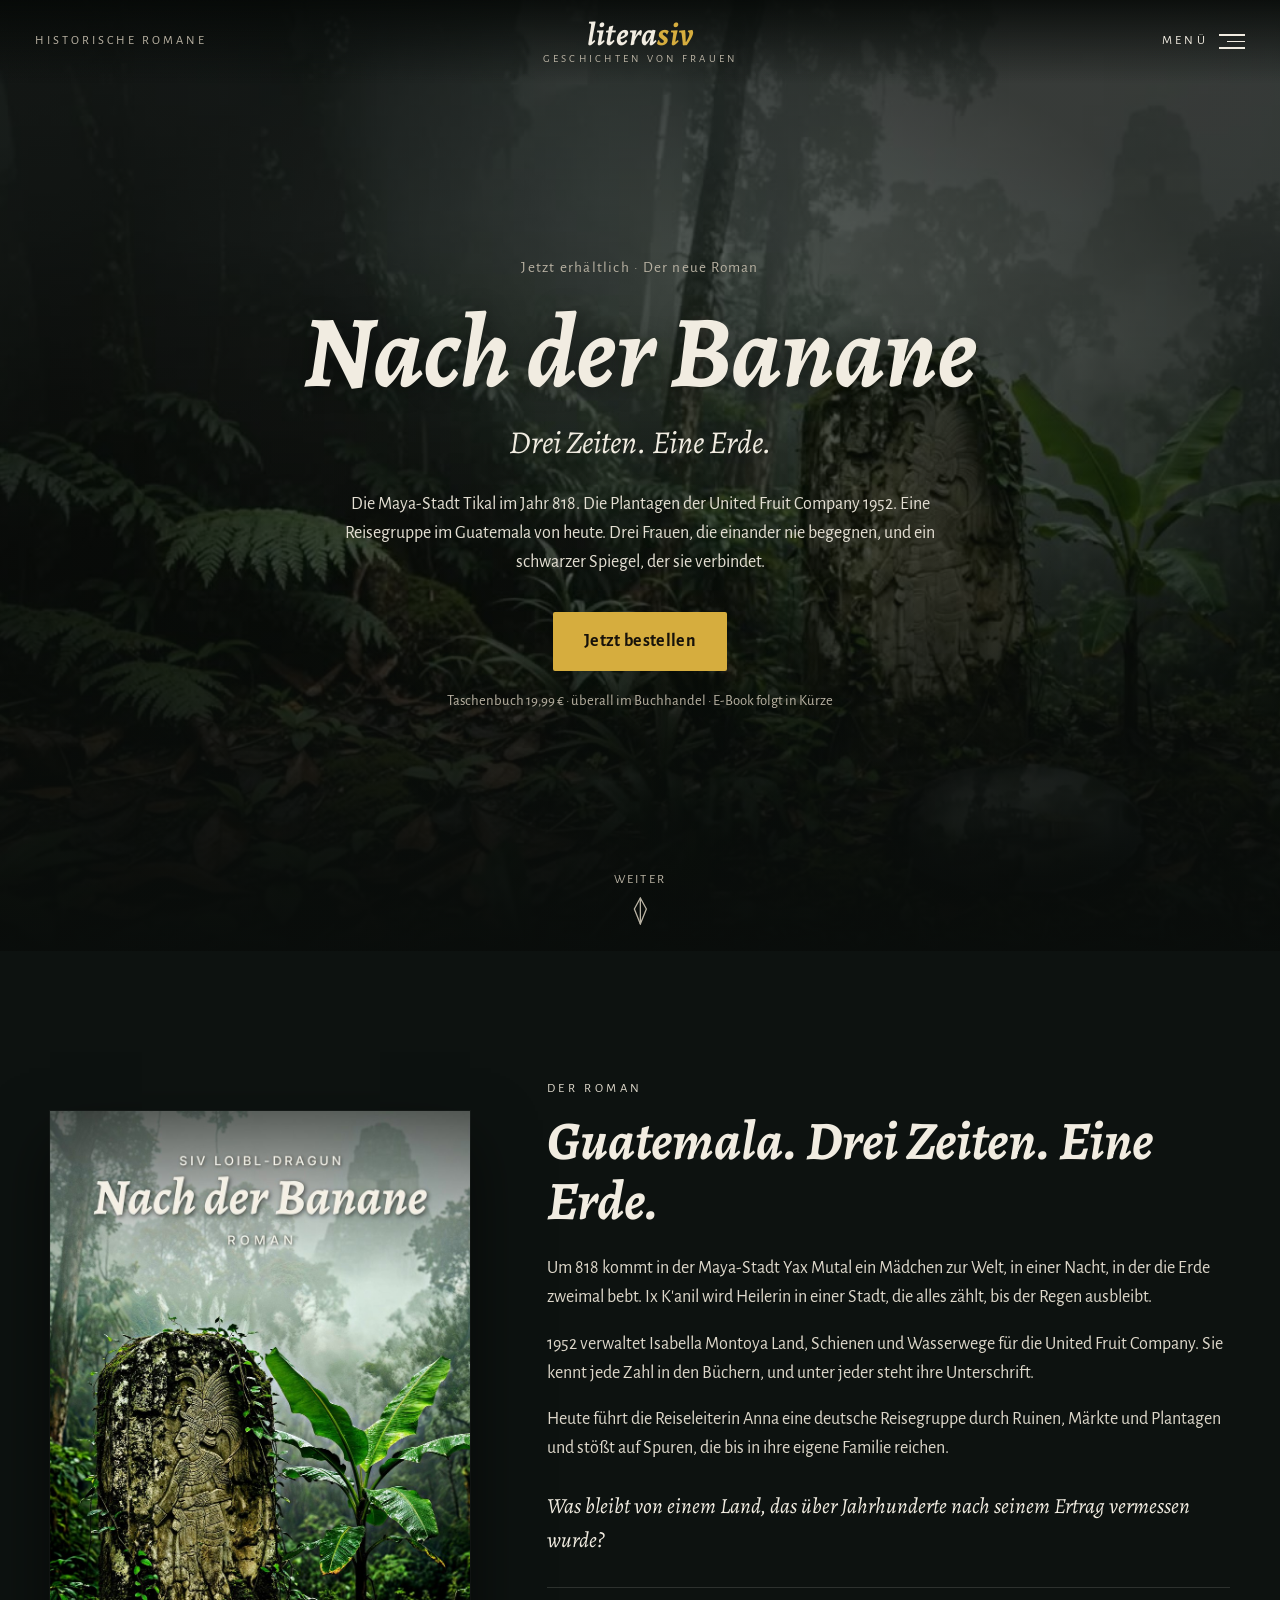
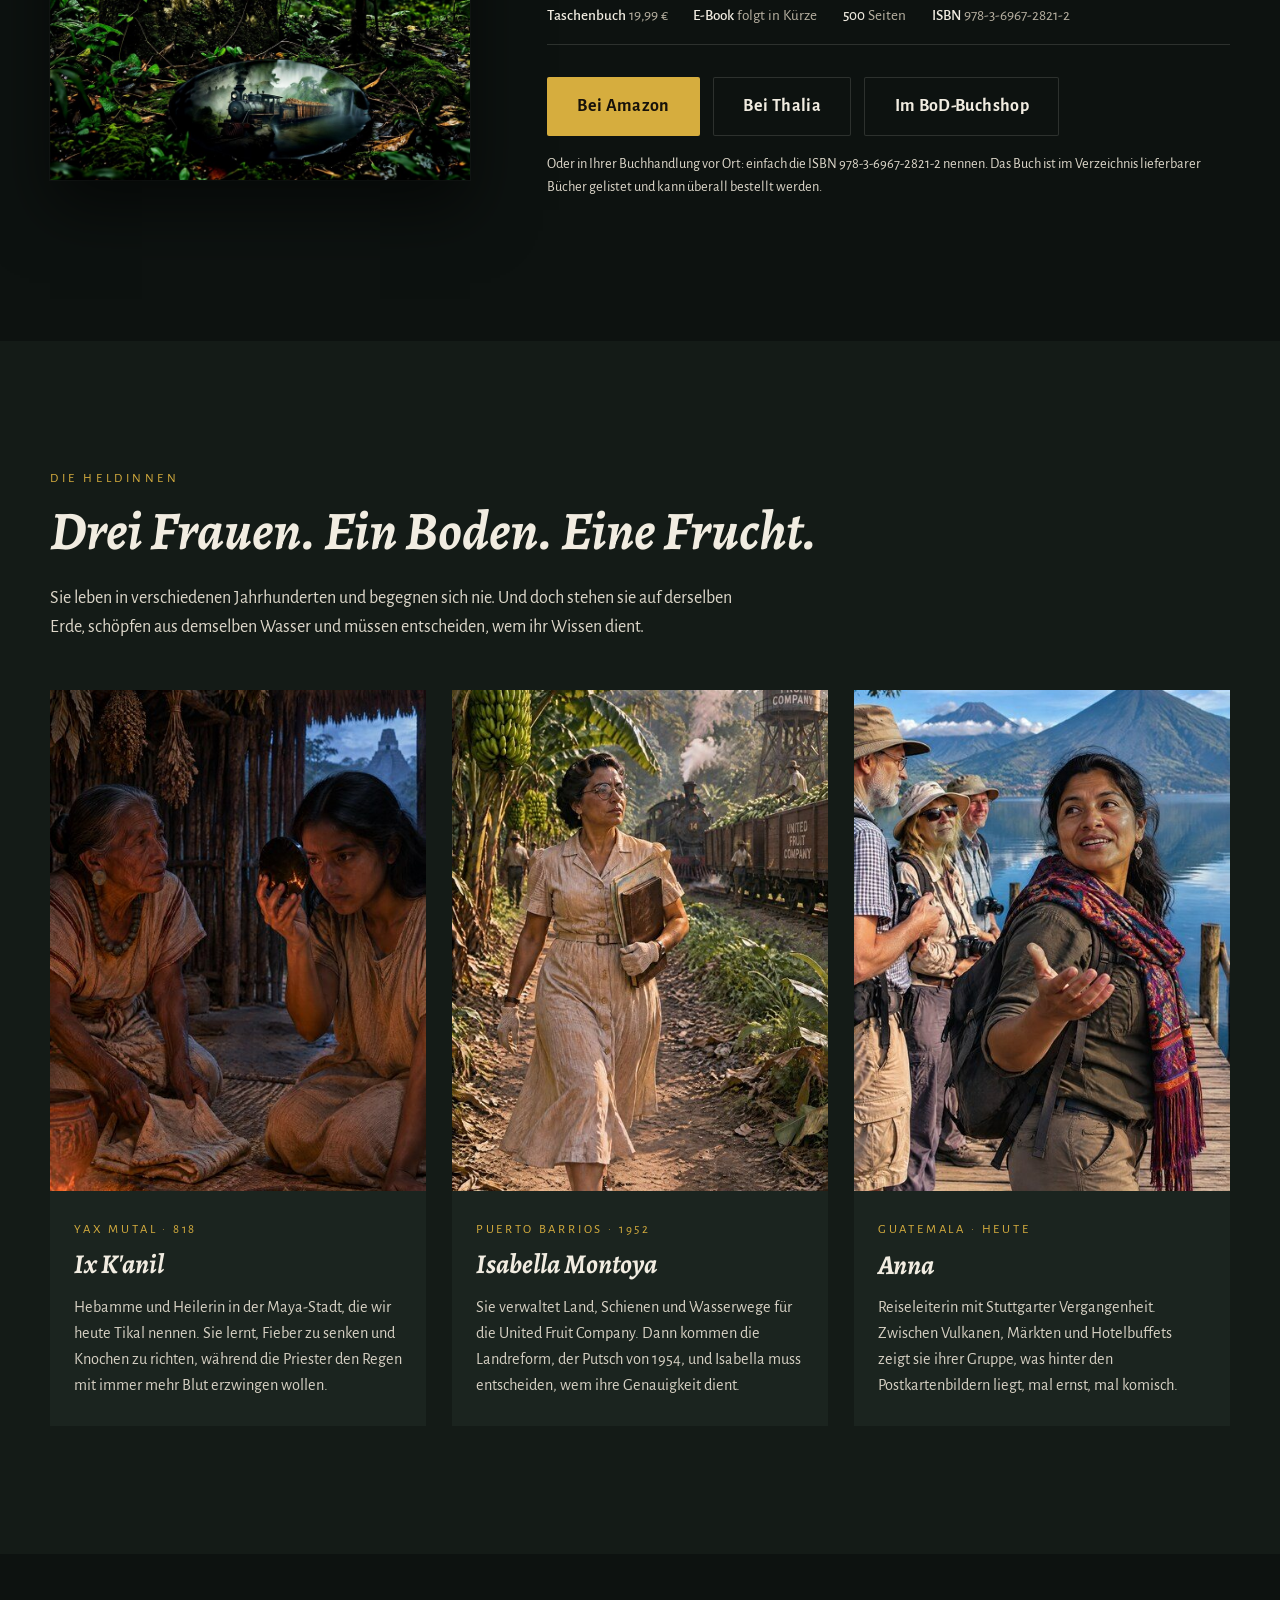
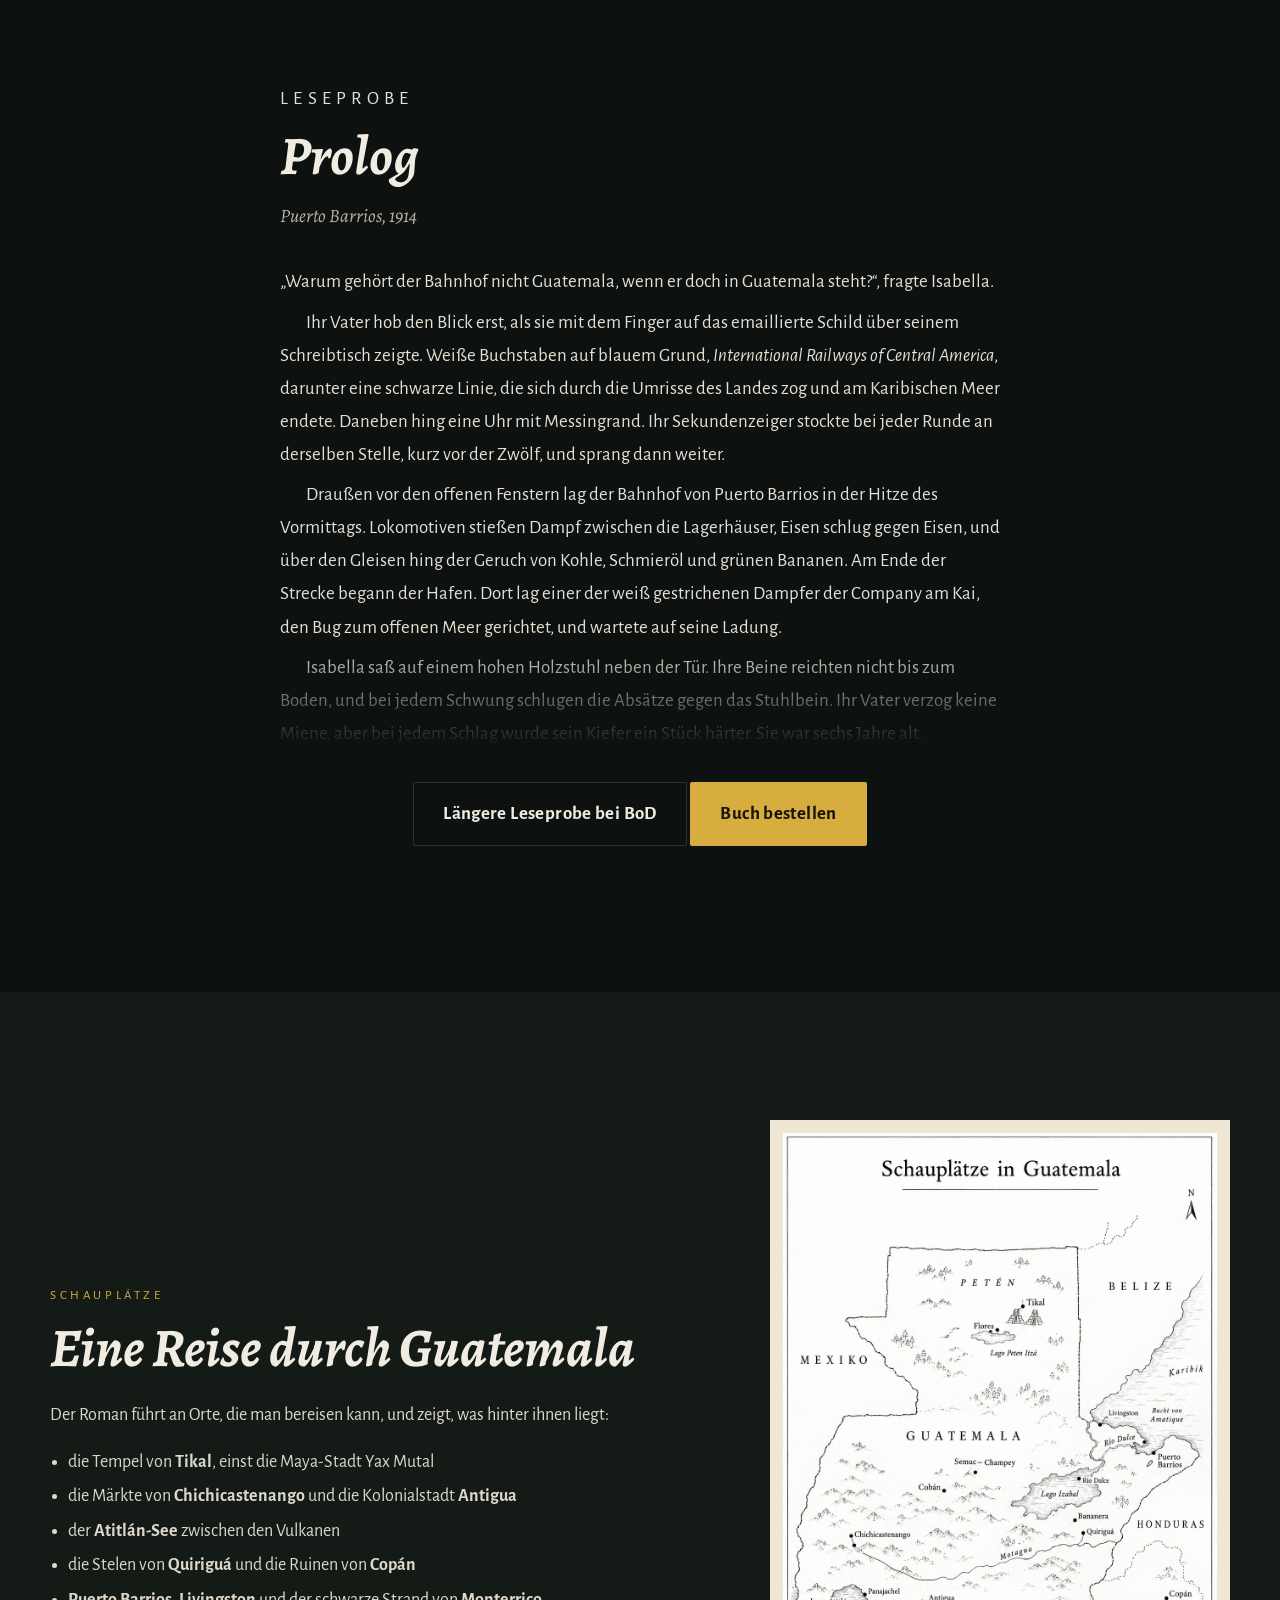
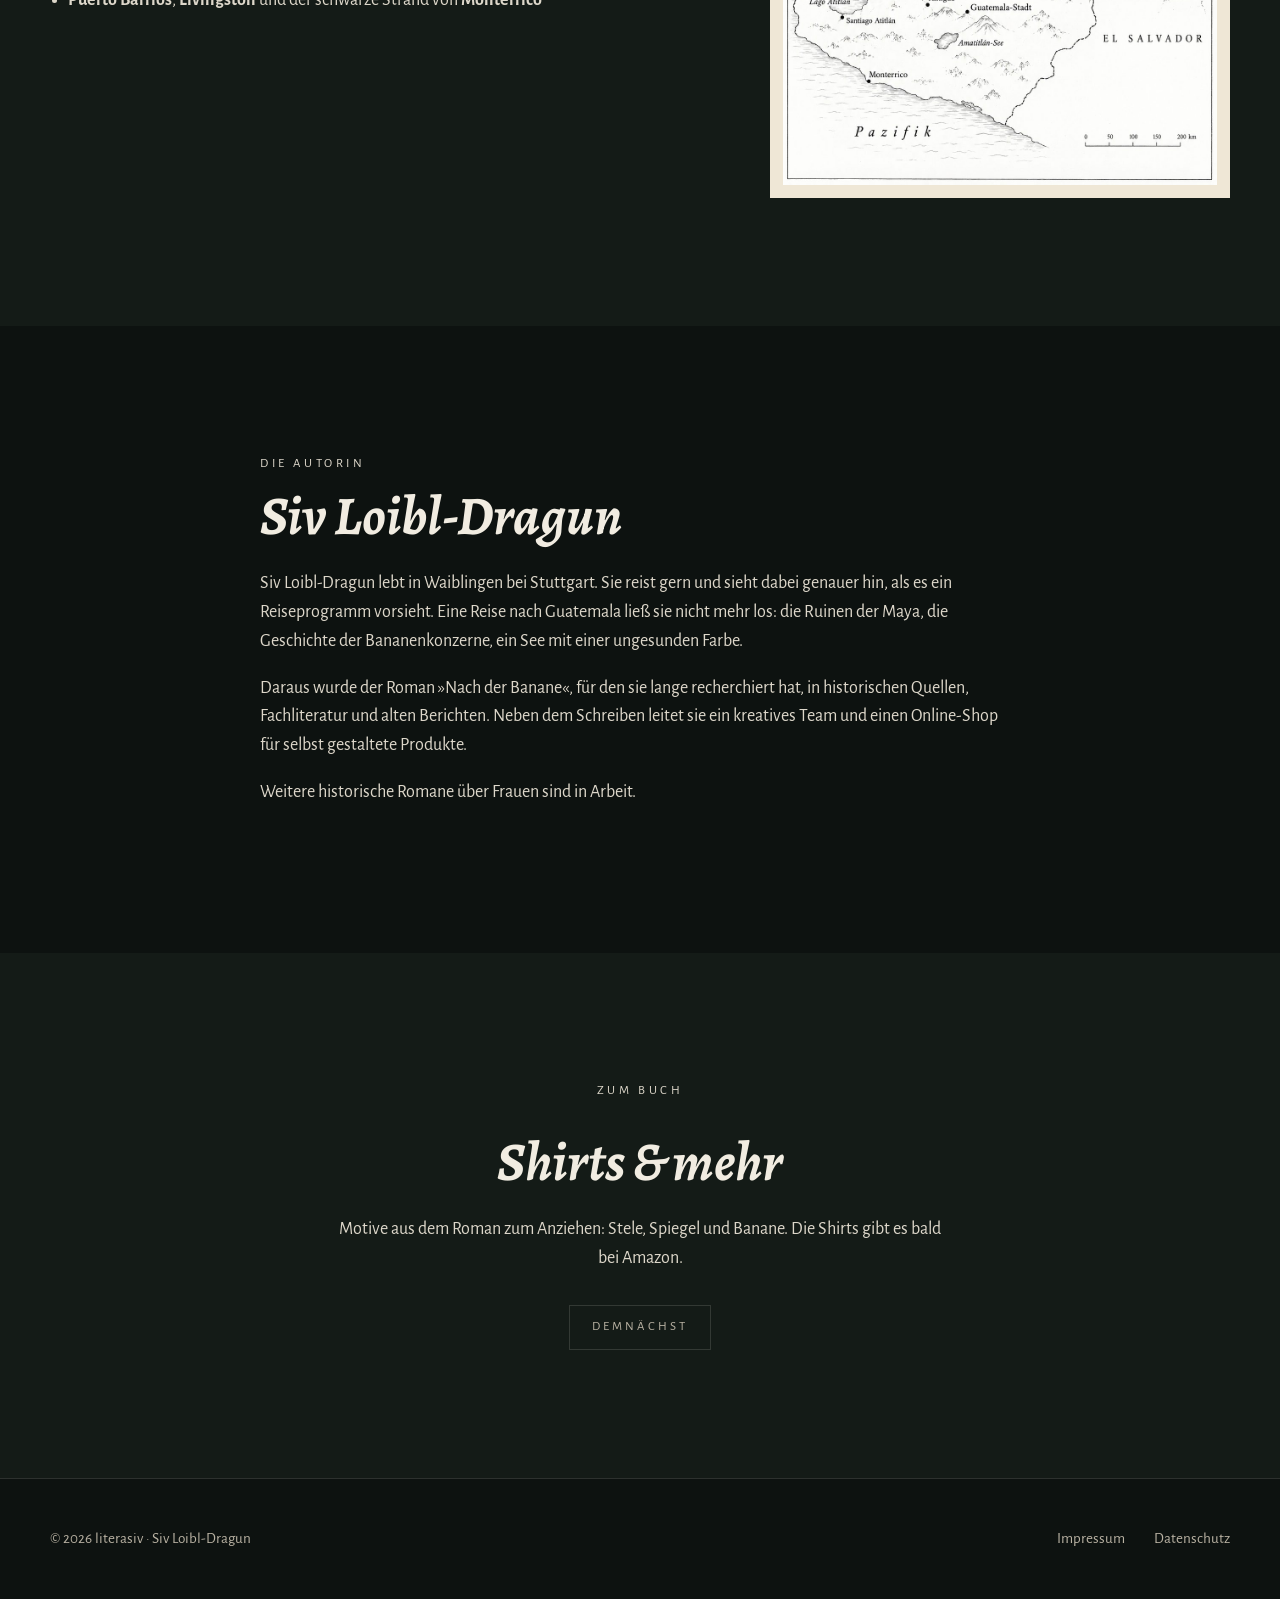
<file: index.html>
<!DOCTYPE html>
<html lang="de">
<head>
  <meta charset="utf-8">
  <meta name="viewport" content="width=device-width, initial-scale=1">
  <title>literasiv – Nach der Banane · Historische Romane über Frauen</title>
  <meta name="description" content="Nach der Banane – ein historischer Roman über Guatemala: die Maya 818, die United Fruit Company 1952 und eine Reise durch das heutige Guatemala. Von Siv Loibl-Dragun.">
  <meta property="og:title" content="Nach der Banane – Guatemala. Drei Zeiten. Eine Erde.">
  <meta property="og:description" content="Historischer Roman über drei Frauen, die einander nie begegnen und denselben Boden teilen.">
  <meta property="og:image" content="https://literasiv.de/img/cover.jpg">
  <meta property="og:type" content="website">
  <link rel="preload" href="fonts/alegreya-700-italic.woff2" as="font" type="font/woff2" crossorigin>
  <link rel="stylesheet" href="css/style.css">
  <link rel="icon" href="img/favicon.svg" type="image/svg+xml">
</head>
<body>

<header class="site-header" id="top">
  <span class="header-tag">Historische Romane</span>
  <a class="logo" href="#top" aria-label="literasiv – zur Startseite">
    <span class="logo-word">litera<span>siv</span></span>
    <span class="logo-sub">Geschichten von Frauen</span>
  </a>
  <button class="menu-toggle" aria-expanded="false" aria-controls="menu">
    <span class="label">Menü</span><span class="bars" aria-hidden="true"><i></i><i></i><i></i></span>
  </button>
</header>

<nav class="menu" id="menu" aria-label="Hauptmenü">
  <button class="menu-close">Schließen ✕</button>
  <ul>
    <li><a href="#buch">Das Buch</a></li>
    <li><a href="#frauen">Drei Frauen</a></li>
    <li><a href="#leseprobe">Leseprobe</a></li>
    <li><a href="#karte">Schauplätze</a></li>
    <li><a href="#autorin">Die Autorin</a></li>
    <li><a href="#shirts">Shirts</a></li>
  </ul>
</nav>

<main>
  <section class="hero" aria-label="Nach der Banane">
    <div class="hero-media" aria-hidden="true">
      <video autoplay muted loop playsinline preload="metadata" poster="img/hero-poster.jpg">
        <source src="video/hero.mp4" type="video/mp4">
      </video>
    </div>
    <div class="hero-inner">
      <p class="kicker">Jetzt erhältlich · Der neue Roman</p>
      <h1>Nach der Banane</h1>
      <p class="claim">Drei Zeiten. Eine Erde.</p>
      <p class="lead">Die Maya-Stadt Tikal im Jahr 818. Die Plantagen der United Fruit Company 1952. Eine Reisegruppe im Guatemala von heute. Drei Frauen, die einander nie begegnen, und ein schwarzer Spiegel, der sie verbindet.</p>
      <a class="btn" href="#buch">Jetzt bestellen</a>
      <p class="note">Taschenbuch 19,99 € · überall im Buchhandel · E-Book folgt in Kürze</p>
    </div>
    <a class="scroll-hint" href="#buch">Weiter
      <svg width="16" height="28" viewBox="0 0 16 28" fill="none" stroke="currentColor" stroke-width="1.3" aria-hidden="true"><path d="M8 1 L14 12 L8 27 L2 12 Z"/><path d="M8 1 V27"/></svg>
    </a>
  </section>

  <section id="buch">
    <div class="wrap book">
      <img class="book-cover reveal" src="img/cover.jpg" width="900" height="1433" alt="Buchcover: Nach der Banane – eine Maya-Stele im Nebelwald, daneben eine Bananenpflanze und ein schwarzer Obsidianspiegel">
      <div class="book-text reveal">
        <p class="section-label">Der Roman</p>
        <h2>Guatemala. Drei Zeiten. Eine Erde.</h2>
        <p>Um 818 kommt in der Maya-Stadt Yax Mutal ein Mädchen zur Welt, in einer Nacht, in der die Erde zweimal bebt. Ix K'anil wird Heilerin in einer Stadt, die alles zählt, bis der Regen ausbleibt.</p>
        <p>1952 verwaltet Isabella Montoya Land, Schienen und Wasserwege für die United Fruit Company. Sie kennt jede Zahl in den Büchern, und unter jeder steht ihre Unterschrift.</p>
        <p>Heute führt die Reiseleiterin Anna eine deutsche Reisegruppe durch Ruinen, Märkte und Plantagen und stößt auf Spuren, die bis in ihre eigene Familie reichen.</p>
        <p class="question">Was bleibt von einem Land, das über Jahrhunderte nach seinem Ertrag vermessen wurde?</p>
        <div class="facts">
          <span><strong>Taschenbuch</strong> 19,99 €</span>
          <span><strong>E-Book</strong> folgt in Kürze</span>
          <span><strong>500</strong> Seiten</span>
          <span><strong>ISBN</strong> 978-3-6967-2821-2</span>
        </div>
        <div class="buy">
          <a class="btn" href="https://www.amazon.de/dp/3696728217" target="_blank" rel="noopener">Bei Amazon</a>
          <a class="btn ghost" href="https://www.thalia.de/shop/home/artikeldetails/A1082874113" target="_blank" rel="noopener">Bei Thalia</a>
          <a class="btn ghost" href="https://buchshop.bod.de/nach-der-banane-siv-loibl-dragun-9783696728212" target="_blank" rel="noopener">Im BoD-Buchshop</a>
        </div>
        <p class="buy-hint">Oder in Ihrer Buchhandlung vor Ort: einfach die ISBN 978-3-6967-2821-2 nennen. Das Buch ist im Verzeichnis lieferbarer Bücher gelistet und kann überall bestellt werden.</p>
      </div>
    </div>
  </section>

  <section id="frauen" class="alt">
    <div class="wrap">
      <p class="section-label reveal">Die Heldinnen</p>
      <h2 class="reveal">Drei Frauen. Ein Boden. Eine Frucht.</h2>
      <p class="women-intro reveal">Sie leben in verschiedenen Jahrhunderten und begegnen sich nie. Und doch stehen sie auf derselben Erde, schöpfen aus demselben Wasser und müssen entscheiden, wem ihr Wissen dient.</p>
      <div class="women">
        <article class="woman reveal">
          <img src="img/ixkanil.jpg" width="452" height="800" alt="Ix K'anil und ihre Lehrerin in einer Hütte im Morgengrauen, im Hintergrund ein Tempel von Tikal" loading="lazy">
          <div class="woman-body">
            <span class="era">Yax Mutal · 818</span>
            <h3>Ix K'anil</h3>
            <p>Hebamme und Heilerin in der Maya-Stadt, die wir heute Tikal nennen. Sie lernt, Fieber zu senken und Knochen zu richten, während die Priester den Regen mit immer mehr Blut erzwingen wollen.</p>
          </div>
        </article>
        <article class="woman reveal">
          <img src="img/isabella.jpg" width="452" height="800" alt="Isabella Montoya geht 1952 mit ihrem Rechnungsbuch zwischen Bananenpflanzen, hinter ihr ein Dampfzug" loading="lazy">
          <div class="woman-body">
            <span class="era">Puerto Barrios · 1952</span>
            <h3>Isabella Montoya</h3>
            <p>Sie verwaltet Land, Schienen und Wasserwege für die United Fruit Company. Dann kommen die Landreform, der Putsch von 1954, und Isabella muss entscheiden, wem ihre Genauigkeit dient.</p>
          </div>
        </article>
        <article class="woman reveal">
          <img src="img/anna.jpg" width="452" height="800" alt="Reiseleiterin Anna mit einer Reisegruppe am Atitlán-See, im Hintergrund Vulkane" loading="lazy">
          <div class="woman-body">
            <span class="era">Guatemala · heute</span>
            <h3>Anna</h3>
            <p>Reiseleiterin mit Stuttgarter Vergangenheit. Zwischen Vulkanen, Märkten und Hotelbuffets zeigt sie ihrer Gruppe, was hinter den Postkartenbildern liegt, mal ernst, mal komisch.</p>
          </div>
        </article>
      </div>
    </div>
  </section>

  <section id="leseprobe">
    <div class="wrap sample">
      <p class="section-label reveal">Leseprobe</p>
      <h2 class="reveal">Prolog</h2>
      <p class="place reveal">Puerto Barrios, 1914</p>
      <div class="fade-out reveal">
        <p>„Warum gehört der Bahnhof nicht Guatemala, wenn er doch in Guatemala steht?“, fragte Isabella.</p>
        <p>Ihr Vater hob den Blick erst, als sie mit dem Finger auf das emaillierte Schild über seinem Schreibtisch zeigte. Weiße Buchstaben auf blauem Grund, <em>International Railways of Central America</em>, darunter eine schwarze Linie, die sich durch die Umrisse des Landes zog und am Karibischen Meer endete. Daneben hing eine Uhr mit Messingrand. Ihr Sekundenzeiger stockte bei jeder Runde an derselben Stelle, kurz vor der Zwölf, und sprang dann weiter.</p>
        <p>Draußen vor den offenen Fenstern lag der Bahnhof von Puerto Barrios in der Hitze des Vormittags. Lokomotiven stießen Dampf zwischen die Lagerhäuser, Eisen schlug gegen Eisen, und über den Gleisen hing der Geruch von Kohle, Schmieröl und grünen Bananen. Am Ende der Strecke begann der Hafen. Dort lag einer der weiß gestrichenen Dampfer der Company am Kai, den Bug zum offenen Meer gerichtet, und wartete auf seine Ladung.</p>
        <p>Isabella saß auf einem hohen Holzstuhl neben der Tür. Ihre Beine reichten nicht bis zum Boden, und bei jedem Schwung schlugen die Absätze gegen das Stuhlbein. Ihr Vater verzog keine Miene, aber bei jedem Schlag wurde sein Kiefer ein Stück härter. Sie war sechs Jahre alt.</p>
      </div>
      <p class="reveal" style="text-align:center;margin-top:2rem"><a class="btn ghost" href="https://www.bod.de/booksample?id=6836214&amp;referrer=shop" target="_blank" rel="noopener">Längere Leseprobe bei BoD</a> <a class="btn" href="#buch">Buch bestellen</a></p>
    </div>
  </section>

  <section id="karte" class="alt">
    <div class="wrap map">
      <div class="reveal">
        <p class="section-label">Schauplätze</p>
        <h2>Eine Reise durch Guatemala</h2>
        <p style="color:#ddd7ca">Der Roman führt an Orte, die man bereisen kann, und zeigt, was hinter ihnen liegt:</p>
        <ul>
          <li>die Tempel von <strong>Tikal</strong>, einst die Maya-Stadt Yax Mutal</li>
          <li>die Märkte von <strong>Chichicastenango</strong> und die Kolonialstadt <strong>Antigua</strong></li>
          <li>der <strong>Atitlán-See</strong> zwischen den Vulkanen</li>
          <li>die Stelen von <strong>Quiriguá</strong> und die Ruinen von <strong>Copán</strong></li>
          <li><strong>Puerto Barrios</strong>, <strong>Livingston</strong> und der schwarze Strand von <strong>Monterrico</strong></li>
        </ul>
      </div>
      <img class="reveal" src="img/karte.jpg" width="1024" height="1536" alt="Handgezeichnete Karte der Schauplätze in Guatemala" loading="lazy">
    </div>
  </section>

  <section id="autorin">
    <div class="wrap author reveal">
      <p class="section-label">Die Autorin</p>
      <h2>Siv Loibl-Dragun</h2>
      <p>Siv Loibl-Dragun lebt in Waiblingen bei Stuttgart. Sie reist gern und sieht dabei genauer hin, als es ein Reiseprogramm vorsieht. Eine Reise nach Guatemala ließ sie nicht mehr los: die Ruinen der Maya, die Geschichte der Bananenkonzerne, ein See mit einer ungesunden Farbe.</p>
      <p>Daraus wurde der Roman »Nach der Banane«, für den sie lange recherchiert hat, in historischen Quellen, Fachliteratur und alten Berichten. Neben dem Schreiben leitet sie ein kreatives Team und einen Online-Shop für selbst gestaltete Produkte.</p>
      <p>Weitere historische Romane über Frauen sind in Arbeit.</p>
    </div>
  </section>

  <section id="shirts" class="alt">
    <div class="wrap shirts reveal">
      <p class="section-label">Zum Buch</p>
      <h2>Shirts &amp; mehr</h2>
      <p>Motive aus dem Roman zum Anziehen: Stele, Spiegel und Banane. Die Shirts gibt es bald bei Amazon.</p>
      <span class="soon">Demnächst</span>
    </div>
  </section>
</main>

<footer class="site-footer">
  <div class="wrap footer-grid">
    <span>© 2026 literasiv · Siv Loibl-Dragun</span>
    <nav aria-label="Rechtliches">
      <a href="impressum.html">Impressum</a>
      <a href="datenschutz.html">Datenschutz</a>
    </nav>
  </div>
</footer>

<script src="js/main.js" defer></script>
</body>
</html>
</file>
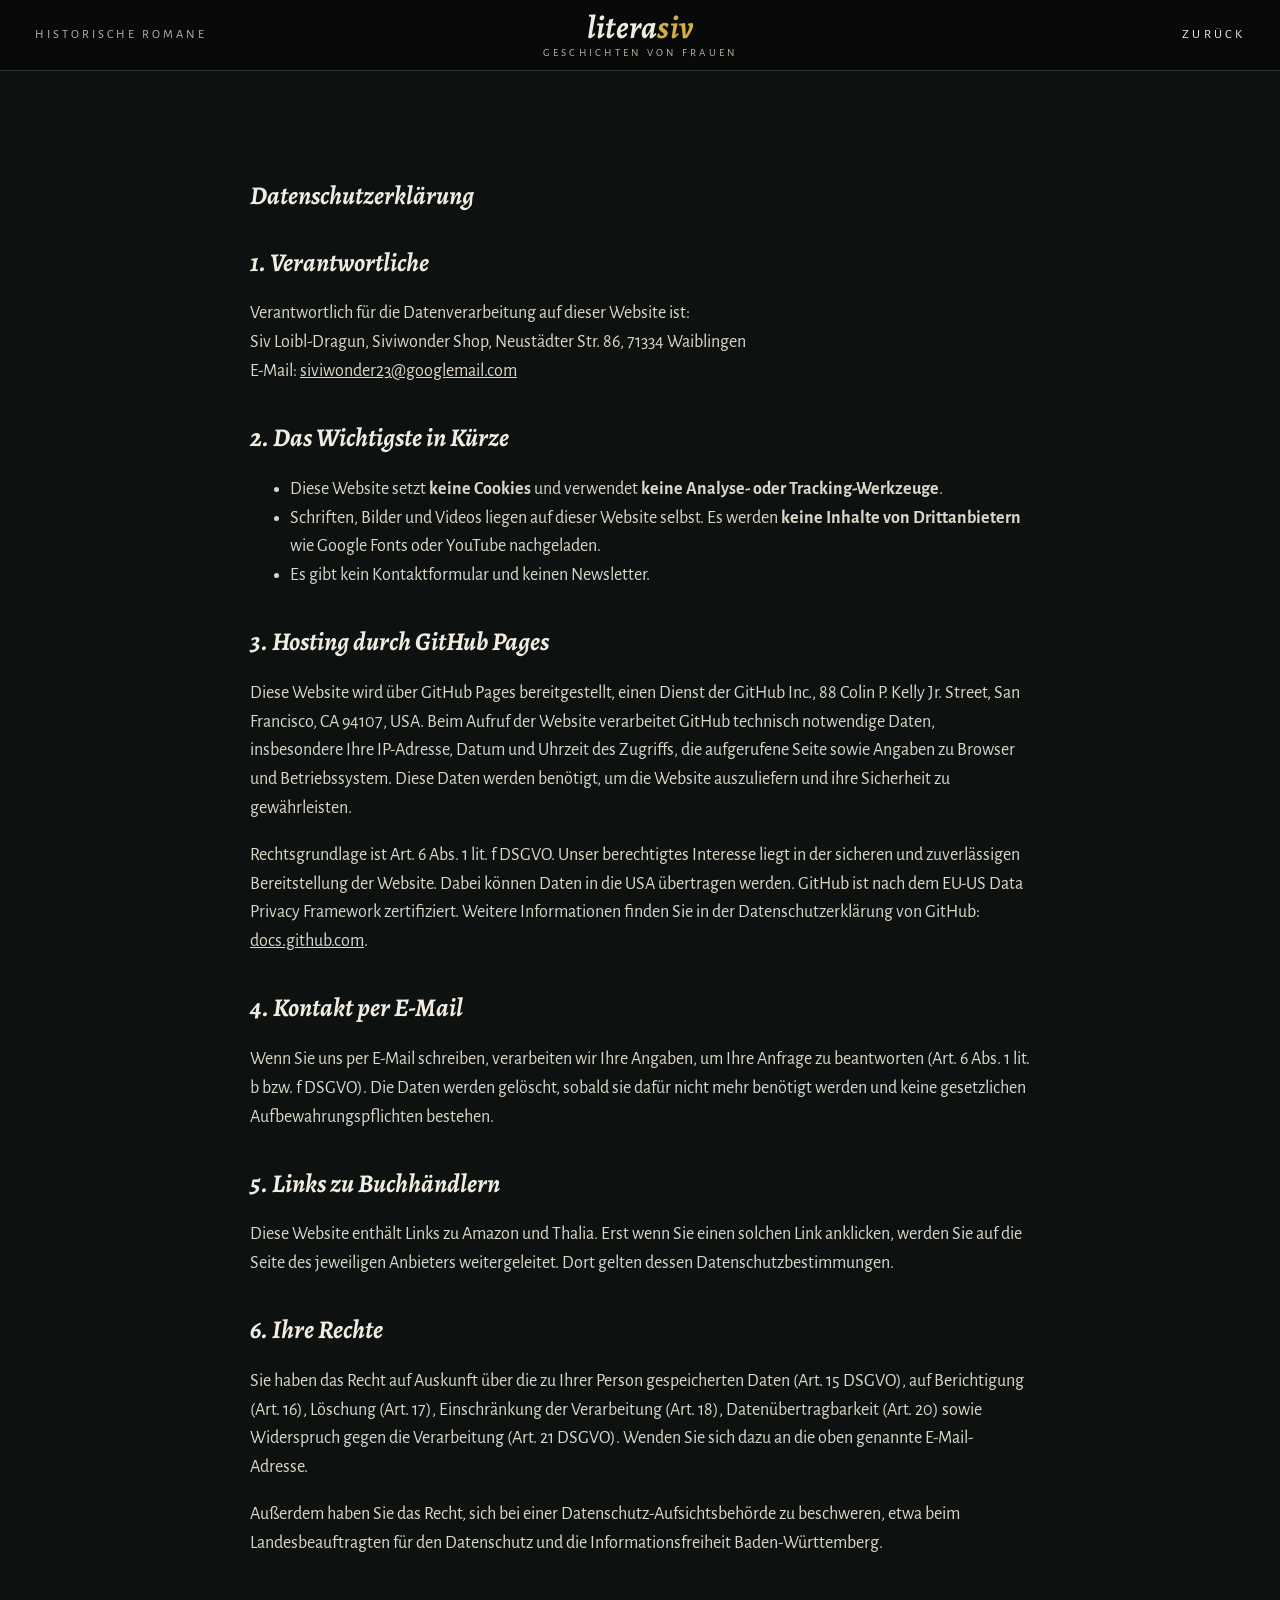
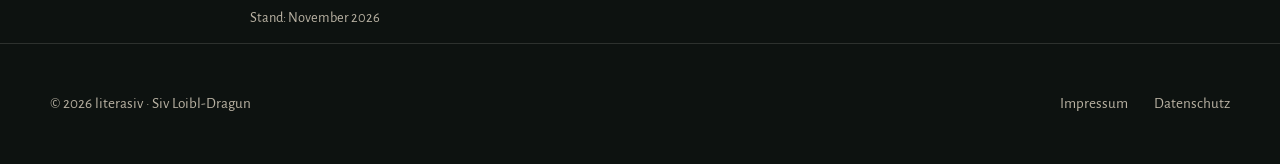
<file: datenschutz.html>
<!DOCTYPE html>
<html lang="de">
<head>
  <meta charset="utf-8">
  <meta name="viewport" content="width=device-width, initial-scale=1">
  <title>Datenschutz – literasiv</title>
  <meta name="robots" content="noindex">
  <link rel="stylesheet" href="css/style.css">
  <link rel="icon" href="img/favicon.svg" type="image/svg+xml">
</head>
<body>
<header class="site-header scrolled">
  <span class="header-tag">Historische Romane</span>
  <a class="logo" href="index.html"><span class="logo-word">litera<span>siv</span></span><span class="logo-sub">Geschichten von Frauen</span></a>
  <a class="menu-toggle" href="index.html" style="text-decoration:none">Zurück</a>
</header>

<main class="legal">
  <div class="wrap">
    <h1 class="visually-hidden">Datenschutzerklärung</h1>
    <h2>Datenschutzerklärung</h2>

    <h2>1. Verantwortliche</h2>
    <p>Verantwortlich für die Datenverarbeitung auf dieser Website ist:<br>
    Siv Loibl-Dragun, Siviwonder Shop, Neustädter Str. 86, 71334 Waiblingen<br>
    E-Mail: <a href="mailto:siviwonder23@googlemail.com">siviwonder23@googlemail.com</a></p>

    <h2>2. Das Wichtigste in Kürze</h2>
    <ul>
      <li>Diese Website setzt <strong>keine Cookies</strong> und verwendet <strong>keine Analyse- oder Tracking-Werkzeuge</strong>.</li>
      <li>Schriften, Bilder und Videos liegen auf dieser Website selbst. Es werden <strong>keine Inhalte von Drittanbietern</strong> wie Google Fonts oder YouTube nachgeladen.</li>
      <li>Es gibt kein Kontaktformular und keinen Newsletter.</li>
    </ul>

    <h2>3. Hosting durch GitHub Pages</h2>
    <p>Diese Website wird über GitHub Pages bereitgestellt, einen Dienst der GitHub Inc., 88 Colin P. Kelly Jr. Street, San Francisco, CA 94107, USA. Beim Aufruf der Website verarbeitet GitHub technisch notwendige Daten, insbesondere Ihre IP-Adresse, Datum und Uhrzeit des Zugriffs, die aufgerufene Seite sowie Angaben zu Browser und Betriebssystem. Diese Daten werden benötigt, um die Website auszuliefern und ihre Sicherheit zu gewährleisten.</p>
    <p>Rechtsgrundlage ist Art. 6 Abs. 1 lit. f DSGVO. Unser berechtigtes Interesse liegt in der sicheren und zuverlässigen Bereitstellung der Website. Dabei können Daten in die USA übertragen werden. GitHub ist nach dem EU-US Data Privacy Framework zertifiziert. Weitere Informationen finden Sie in der Datenschutzerklärung von GitHub: <a href="https://docs.github.com/de/site-policy/privacy-policies/github-general-privacy-statement" target="_blank" rel="noopener">docs.github.com</a>.</p>

    <h2>4. Kontakt per E-Mail</h2>
    <p>Wenn Sie uns per E-Mail schreiben, verarbeiten wir Ihre Angaben, um Ihre Anfrage zu beantworten (Art. 6 Abs. 1 lit. b bzw. f DSGVO). Die Daten werden gelöscht, sobald sie dafür nicht mehr benötigt werden und keine gesetzlichen Aufbewahrungspflichten bestehen.</p>

    <h2>5. Links zu Buchhändlern</h2>
    <p>Diese Website enthält Links zu Amazon und Thalia. Erst wenn Sie einen solchen Link anklicken, werden Sie auf die Seite des jeweiligen Anbieters weitergeleitet. Dort gelten dessen Datenschutzbestimmungen.</p>

    <h2>6. Ihre Rechte</h2>
    <p>Sie haben das Recht auf Auskunft über die zu Ihrer Person gespeicherten Daten (Art. 15 DSGVO), auf Berichtigung (Art. 16), Löschung (Art. 17), Einschränkung der Verarbeitung (Art. 18), Datenübertragbarkeit (Art. 20) sowie Widerspruch gegen die Verarbeitung (Art. 21 DSGVO). Wenden Sie sich dazu an die oben genannte E-Mail-Adresse.</p>
    <p>Außerdem haben Sie das Recht, sich bei einer Datenschutz-Aufsichtsbehörde zu beschweren, etwa beim Landesbeauftragten für den Datenschutz und die Informationsfreiheit Baden-Württemberg.</p>

    <p style="margin-top:3rem;font-size:.9rem;color:var(--muted)">Stand: November 2026</p>
  </div>
</main>

<footer class="site-footer">
  <div class="wrap footer-grid">
    <span>© 2026 literasiv · Siv Loibl-Dragun</span>
    <nav aria-label="Rechtliches"><a href="impressum.html">Impressum</a><a href="datenschutz.html">Datenschutz</a></nav>
  </div>
</footer>
</body>
</html>
</file>
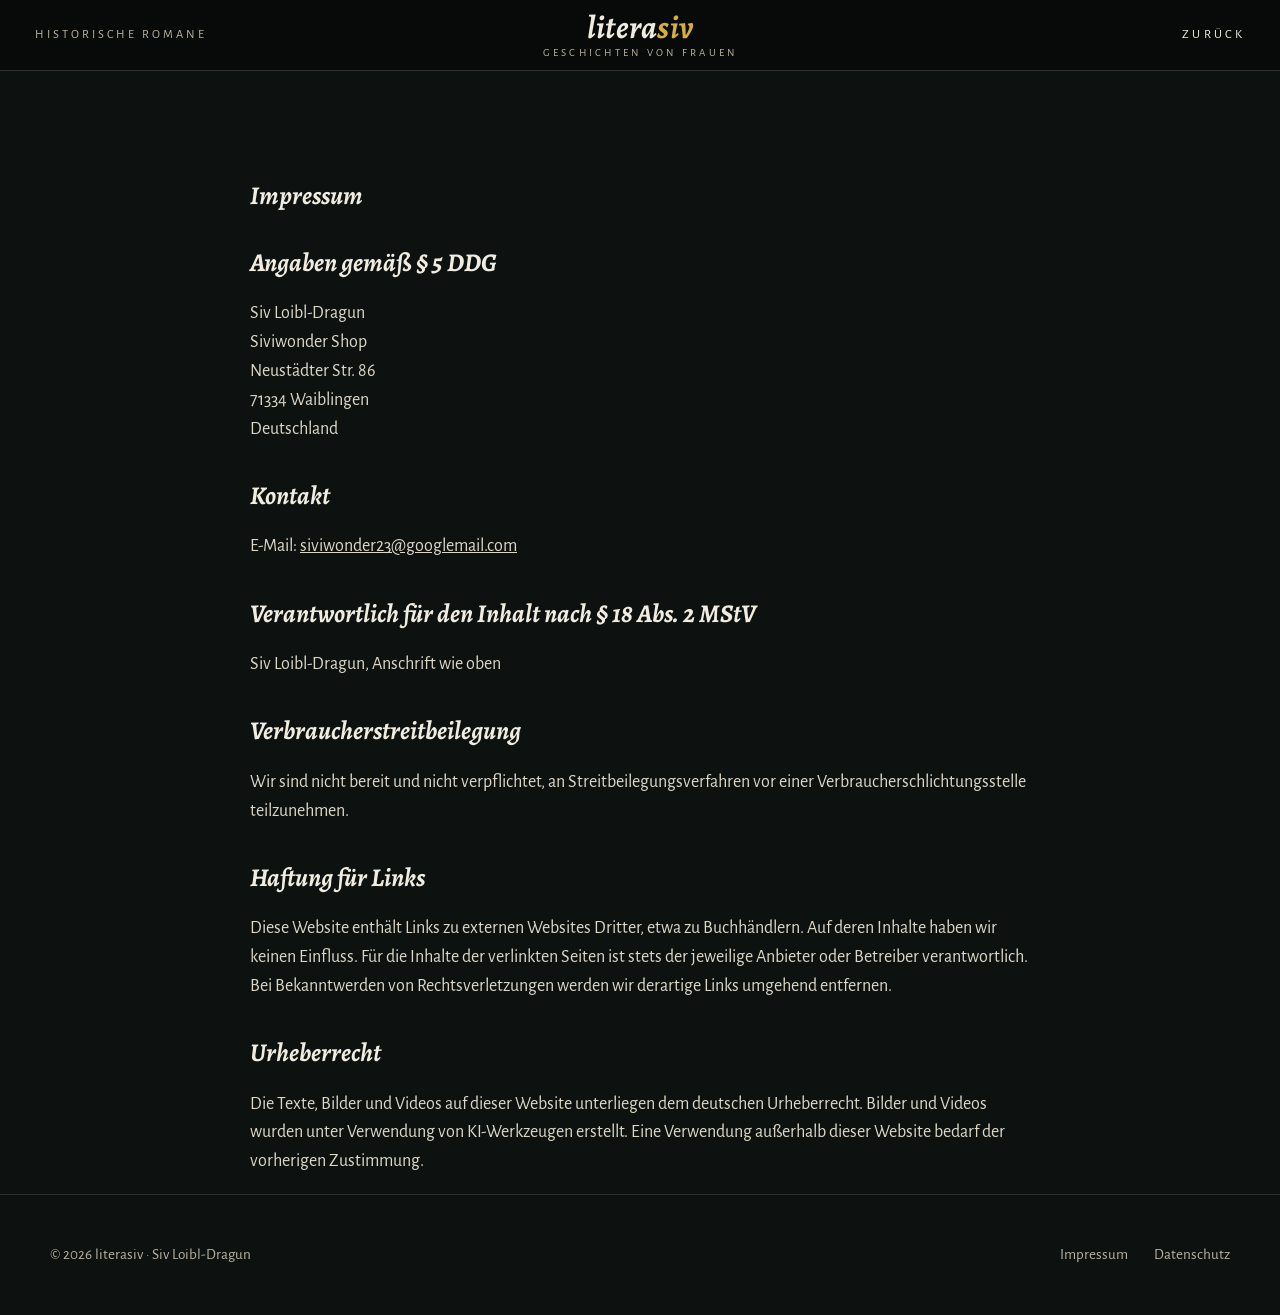
<file: impressum.html>
<!DOCTYPE html>
<html lang="de">
<head>
  <meta charset="utf-8">
  <meta name="viewport" content="width=device-width, initial-scale=1">
  <title>Impressum – literasiv</title>
  <meta name="robots" content="noindex">
  <link rel="stylesheet" href="css/style.css">
  <link rel="icon" href="img/favicon.svg" type="image/svg+xml">
</head>
<body>
<header class="site-header scrolled">
  <span class="header-tag">Historische Romane</span>
  <a class="logo" href="index.html"><span class="logo-word">litera<span>siv</span></span><span class="logo-sub">Geschichten von Frauen</span></a>
  <a class="menu-toggle" href="index.html" style="text-decoration:none">Zurück</a>
</header>

<main class="legal">
  <div class="wrap">
    <h1 class="visually-hidden">Impressum</h1>
    <h2>Impressum</h2>

    <h2>Angaben gemäß § 5 DDG</h2>
    <p>Siv Loibl-Dragun<br>
    Siviwonder Shop<br>
    Neustädter Str. 86<br>
    71334 Waiblingen<br>
    Deutschland</p>

    <h2>Kontakt</h2>
    <p>E-Mail: <a href="mailto:siviwonder23@googlemail.com">siviwonder23@googlemail.com</a></p>

    <h2>Verantwortlich für den Inhalt nach § 18 Abs. 2 MStV</h2>
    <p>Siv Loibl-Dragun, Anschrift wie oben</p>

    <h2>Verbraucherstreitbeilegung</h2>
    <p>Wir sind nicht bereit und nicht verpflichtet, an Streitbeilegungsverfahren vor einer Verbraucherschlichtungsstelle teilzunehmen.</p>

    <h2>Haftung für Links</h2>
    <p>Diese Website enthält Links zu externen Websites Dritter, etwa zu Buchhändlern. Auf deren Inhalte haben wir keinen Einfluss. Für die Inhalte der verlinkten Seiten ist stets der jeweilige Anbieter oder Betreiber verantwortlich. Bei Bekanntwerden von Rechtsverletzungen werden wir derartige Links umgehend entfernen.</p>

    <h2>Urheberrecht</h2>
    <p>Die Texte, Bilder und Videos auf dieser Website unterliegen dem deutschen Urheberrecht. Bilder und Videos wurden unter Verwendung von KI-Werkzeugen erstellt. Eine Verwendung außerhalb dieser Website bedarf der vorherigen Zustimmung.</p>
  </div>
</main>

<footer class="site-footer">
  <div class="wrap footer-grid">
    <span>© 2026 literasiv · Siv Loibl-Dragun</span>
    <nav aria-label="Rechtliches"><a href="impressum.html">Impressum</a><a href="datenschutz.html">Datenschutz</a></nav>
  </div>
</footer>
</body>
</html>
</file>
<file: css/style.css>
/* literasiv.de – Romane von Siv Loibl-Dragun */

@font-face { font-family: "Alegreya"; src: url("../fonts/alegreya-700-italic.woff2") format("woff2"); font-weight: 700; font-style: italic; font-display: swap; }
@font-face { font-family: "Alegreya"; src: url("../fonts/alegreya-400-italic.woff2") format("woff2"); font-weight: 400; font-style: italic; font-display: swap; }
@font-face { font-family: "Alegreya Sans"; src: url("../fonts/alegreya-sans-400-normal.woff2") format("woff2"); font-weight: 400; font-style: normal; font-display: swap; }
@font-face { font-family: "Alegreya Sans"; src: url("../fonts/alegreya-sans-400-italic.woff2") format("woff2"); font-weight: 400; font-style: italic; font-display: swap; }
@font-face { font-family: "Alegreya Sans"; src: url("../fonts/alegreya-sans-500-normal.woff2") format("woff2"); font-weight: 500; font-style: normal; font-display: swap; }
@font-face { font-family: "Alegreya Sans"; src: url("../fonts/alegreya-sans-700-normal.woff2") format("woff2"); font-weight: 700; font-style: normal; font-display: swap; }

:root {
  --bg: #0d1210;
  --bg-2: #141b17;
  --bg-3: #1b241f;
  --text: #f1ece1;
  --muted: #b9b2a3;
  --line: rgba(241, 236, 225, .14);
  --accent: #d6ad3e;        /* reifes Bananengelb */
  --accent-dark: #b88f24;
  --serif: "Alegreya", Georgia, serif;
  --sans: "Alegreya Sans", "Segoe UI", Arial, sans-serif;
  --wrap: 1180px;
}

*, *::before, *::after { box-sizing: border-box; }
html { scroll-behavior: smooth; }
body { margin: 0; background: var(--bg); color: var(--text); font-family: var(--sans); font-size: 1.125rem; line-height: 1.6; -webkit-font-smoothing: antialiased; }
img { max-width: 100%; height: auto; display: block; }
a { color: inherit; }
.wrap { width: min(var(--wrap), 100% - 3rem); margin-inline: auto; }
.visually-hidden { position: absolute !important; width: 1px; height: 1px; overflow: hidden; clip: rect(0 0 0 0); white-space: nowrap; }

/* ---------- Kopfzeile ---------- */
.site-header { position: fixed; inset: 0 0 auto 0; z-index: 50; display: grid; grid-template-columns: 1fr auto 1fr; align-items: center; padding: 1.1rem 2.2rem; background: linear-gradient(to bottom, rgba(5,8,6,.85), rgba(5,8,6,0)); transition: background .3s, padding .3s; }
.site-header.scrolled { background: rgba(8, 11, 9, .96); padding-block: .7rem; box-shadow: 0 1px 0 var(--line); }
.header-tag { font-size: .78rem; letter-spacing: .24em; text-transform: uppercase; color: var(--muted); }
.logo { text-decoration: none; text-align: center; line-height: 1; }
.logo-word { font-family: var(--serif); font-weight: 700; font-style: italic; font-size: 2rem; letter-spacing: .01em; }
.logo-word span { color: var(--accent); }
.logo-sub { display: block; margin-top: .3rem; font-size: .68rem; letter-spacing: .3em; text-transform: uppercase; color: var(--muted); }
.menu-toggle { justify-self: end; display: flex; align-items: center; gap: .7rem; background: none; border: 0; color: var(--text); font: inherit; font-size: .8rem; letter-spacing: .24em; text-transform: uppercase; cursor: pointer; padding: .4rem 0; }
.menu-toggle .bars { width: 26px; display: grid; gap: 5px; }
.menu-toggle .bars i { display: block; height: 1.5px; background: currentColor; }
.menu-toggle .bars i:nth-child(2) { width: 70%; justify-self: end; }

/* ---------- Menü-Overlay ---------- */
.menu { position: fixed; inset: 0; z-index: 60; background: rgba(8, 11, 9, .97); display: grid; place-items: center; opacity: 0; visibility: hidden; transition: opacity .3s, visibility .3s; }
.menu.open { opacity: 1; visibility: visible; }
.menu ul { list-style: none; margin: 0; padding: 0; text-align: center; }
.menu li { margin: .4rem 0; }
.menu a { font-family: var(--serif); font-style: italic; font-weight: 700; font-size: clamp(2rem, 5vw, 3.2rem); text-decoration: none; transition: color .2s; }
.menu a:hover, .menu a:focus-visible { color: var(--accent); }
.menu-close { position: absolute; top: 1.4rem; right: 2.2rem; background: none; border: 0; color: var(--text); font: inherit; font-size: .8rem; letter-spacing: .24em; text-transform: uppercase; cursor: pointer; }

/* ---------- Hero mit Video ---------- */
.hero { position: relative; min-height: 100vh; min-height: 100svh; display: grid; place-items: center; text-align: center; overflow: hidden; }
.hero-media { position: absolute; inset: 0; z-index: -2; }
.hero-media video, .hero-media img { width: 100%; height: 100%; object-fit: cover; }
.hero::after { content: ""; position: absolute; inset: 0; z-index: -1; background: radial-gradient(ellipse at center, rgba(8,11,9,.35) 0%, rgba(8,11,9,.72) 70%), linear-gradient(to bottom, rgba(8,11,9,.2) 60%, var(--bg) 100%); }
.hero-inner { padding: 8rem 1.5rem 6rem; max-width: 900px; }
.kicker { font-size: .95rem; letter-spacing: .08em; color: var(--muted); margin: 0 0 1.2rem; }
.hero h1 { font-family: var(--serif); font-weight: 700; font-style: italic; font-size: clamp(3rem, 9vw, 6.4rem); line-height: 1.02; margin: 0; text-shadow: 0 2px 24px rgba(0,0,0,.45); }
.hero .claim { font-family: var(--serif); font-style: italic; font-weight: 400; font-size: clamp(1.4rem, 3vw, 2rem); margin: .8rem 0 1.4rem; color: var(--text); }
.hero .lead { max-width: 620px; margin: 0 auto 2.2rem; color: #e4dfd3; }
.btn { display: inline-flex; align-items: center; gap: .6rem; background: var(--accent); color: #17120a; font-weight: 700; letter-spacing: .02em; text-decoration: none; padding: .95rem 1.9rem; border-radius: 2px; transition: background .2s, transform .2s; }
.btn:hover, .btn:focus-visible { background: #e6be52; transform: translateY(-1px); }
.btn.ghost { background: transparent; color: var(--text); box-shadow: inset 0 0 0 1px var(--line); }
.btn.ghost:hover { box-shadow: inset 0 0 0 1px var(--accent); color: var(--accent); }
.hero .note { margin-top: 1.1rem; font-size: .92rem; color: var(--muted); }
.scroll-hint { position: absolute; bottom: 1.6rem; left: 50%; transform: translateX(-50%); font-size: .8rem; letter-spacing: .16em; text-transform: uppercase; color: var(--muted); text-decoration: none; display: grid; justify-items: center; gap: .4rem; }
.scroll-hint svg { animation: bob 2.4s ease-in-out infinite; }
@keyframes bob { 50% { transform: translateY(6px); } }

/* ---------- Abschnitte ---------- */
section { padding: clamp(4.5rem, 10vw, 8rem) 0; }
.section-label { font-size: .8rem; letter-spacing: .28em; text-transform: uppercase; color: var(--accent); margin: 0 0 .8rem; }
h2 { font-family: var(--serif); font-style: italic; font-weight: 700; font-size: clamp(2.2rem, 5vw, 3.4rem); line-height: 1.1; margin: 0 0 1.4rem; }
h3 { font-family: var(--serif); font-style: italic; font-weight: 700; font-size: 1.7rem; margin: 0 0 .4rem; }
.alt { background: var(--bg-2); }

/* Buch */
.book { display: grid; grid-template-columns: minmax(260px, 420px) 1fr; gap: clamp(2.5rem, 6vw, 5.5rem); align-items: center; }
.book-cover { box-shadow: 0 30px 60px rgba(0,0,0,.55), 0 0 0 1px rgba(255,255,255,.04); transform: rotate(-1.2deg); }
.book-text p { color: #ddd7ca; }
.book-text .question { font-family: var(--serif); font-style: italic; font-size: 1.35rem; color: var(--text); margin-top: 1.6rem; }
.facts { display: flex; flex-wrap: wrap; gap: .5rem 1.6rem; margin: 1.8rem 0 2rem; padding: 1rem 0; border-block: 1px solid var(--line); font-size: .95rem; color: var(--muted); }
.facts strong { color: var(--text); font-weight: 500; }
.buy { display: flex; flex-wrap: wrap; gap: .8rem; }
.buy-hint { font-size: .9rem; color: var(--muted); margin-top: 1rem; }

/* Drei Frauen */
.women-intro { max-width: 700px; margin-bottom: 3rem; color: #ddd7ca; }
.women { display: grid; grid-template-columns: repeat(3, 1fr); gap: 1.6rem; }
.woman { background: var(--bg-3); overflow: hidden; }
.woman img { width: 100%; aspect-ratio: 3 / 4; object-fit: cover; object-position: center 30%; transition: transform .6s; }
.woman:hover img { transform: scale(1.04); }
.woman-body { padding: 1.4rem 1.5rem 1.7rem; }
.woman .era { font-size: .8rem; letter-spacing: .22em; text-transform: uppercase; color: var(--accent); }
.woman p { margin: .5rem 0 0; color: #d6d0c3; font-size: 1.02rem; }

/* Leseprobe */
.sample { max-width: 720px; margin-inline: auto; }
.sample .place { font-family: var(--serif); font-style: italic; color: var(--muted); margin: -.6rem 0 2rem; }
.sample p { font-size: 1.18rem; line-height: 1.75; color: #e6e0d4; }
.sample p + p { text-indent: 1.4em; margin-top: -.6em; }
.fade-out { position: relative; }
.fade-out::after { content: ""; position: absolute; inset: auto 0 0 0; height: 7rem; background: linear-gradient(to bottom, rgba(13,18,16,0), var(--bg)); }

/* Karte */
.map { display: grid; grid-template-columns: 1fr minmax(260px, 460px); gap: clamp(2.5rem, 6vw, 5rem); align-items: center; }
.map img { background: #efe7d6; padding: .8rem; }
.map ul { padding-left: 1.1rem; color: #ddd7ca; }
.map li { margin: .35rem 0; }

/* Autorin */
.author { max-width: 760px; }
.author p { color: #ddd7ca; }

/* Shirts */
.shirts { text-align: center; }
.shirts p { max-width: 620px; margin: 0 auto 2rem; color: #ddd7ca; }
.soon { display: inline-block; font-size: .8rem; letter-spacing: .24em; text-transform: uppercase; color: var(--muted); border: 1px solid var(--line); padding: .7rem 1.4rem; }

/* Fußzeile */
.site-footer { border-top: 1px solid var(--line); padding: 3rem 0; font-size: .95rem; color: var(--muted); }
.footer-grid { display: flex; flex-wrap: wrap; justify-content: space-between; gap: 1.5rem; align-items: center; }
.site-footer nav a { margin-left: 1.6rem; text-decoration: none; }
.site-footer nav a:first-child { margin-left: 0; }
.site-footer a:hover { color: var(--accent); }

/* Unterseiten (Impressum, Datenschutz) */
.legal { padding-top: 9rem; }
.legal .wrap { max-width: 780px; }
.legal h2 { font-size: 1.6rem; margin-top: 2.4rem; }
.legal p, .legal li { color: #ddd7ca; }

/* Einblenden beim Scrollen */
.reveal { opacity: 0; transform: translateY(24px); transition: opacity .9s ease, transform .9s ease; }
.reveal.visible { opacity: 1; transform: none; }

@media (max-width: 900px) {
  .site-header { grid-template-columns: auto 1fr; padding: 1rem 1.2rem; }
  .header-tag { display: none; }
  .logo { text-align: left; }
  .logo-word { font-size: 1.6rem; }
  .menu-toggle .label { display: none; }
  .book, .map { grid-template-columns: 1fr; }
  .book-cover { max-width: 300px; margin-inline: auto; }
  .women { grid-template-columns: 1fr; }
  .woman img { aspect-ratio: 4 / 3; }
  .site-footer nav a { margin: 0 1.2rem 0 0; }
}

@media (prefers-reduced-motion: reduce) {
  html { scroll-behavior: auto; }
  .reveal { opacity: 1; transform: none; transition: none; }
  .scroll-hint svg { animation: none; }
}
</file>
